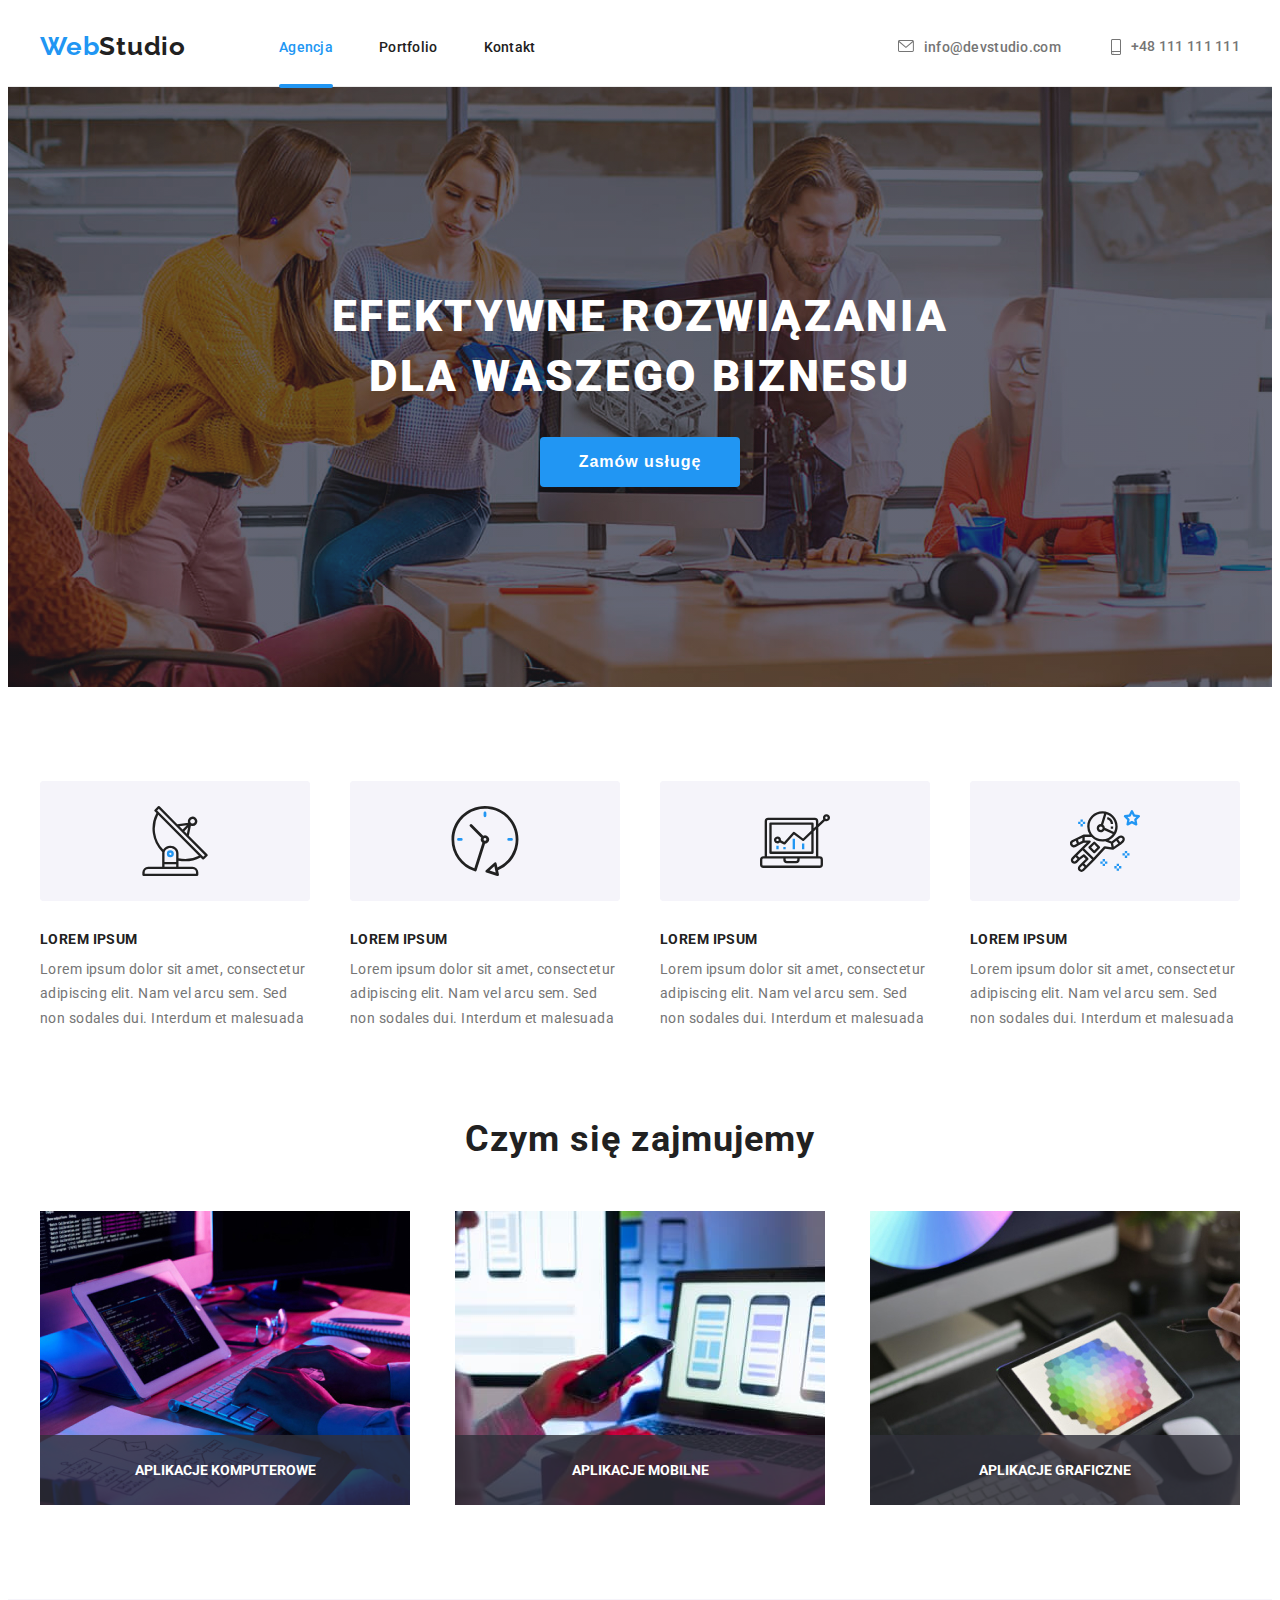
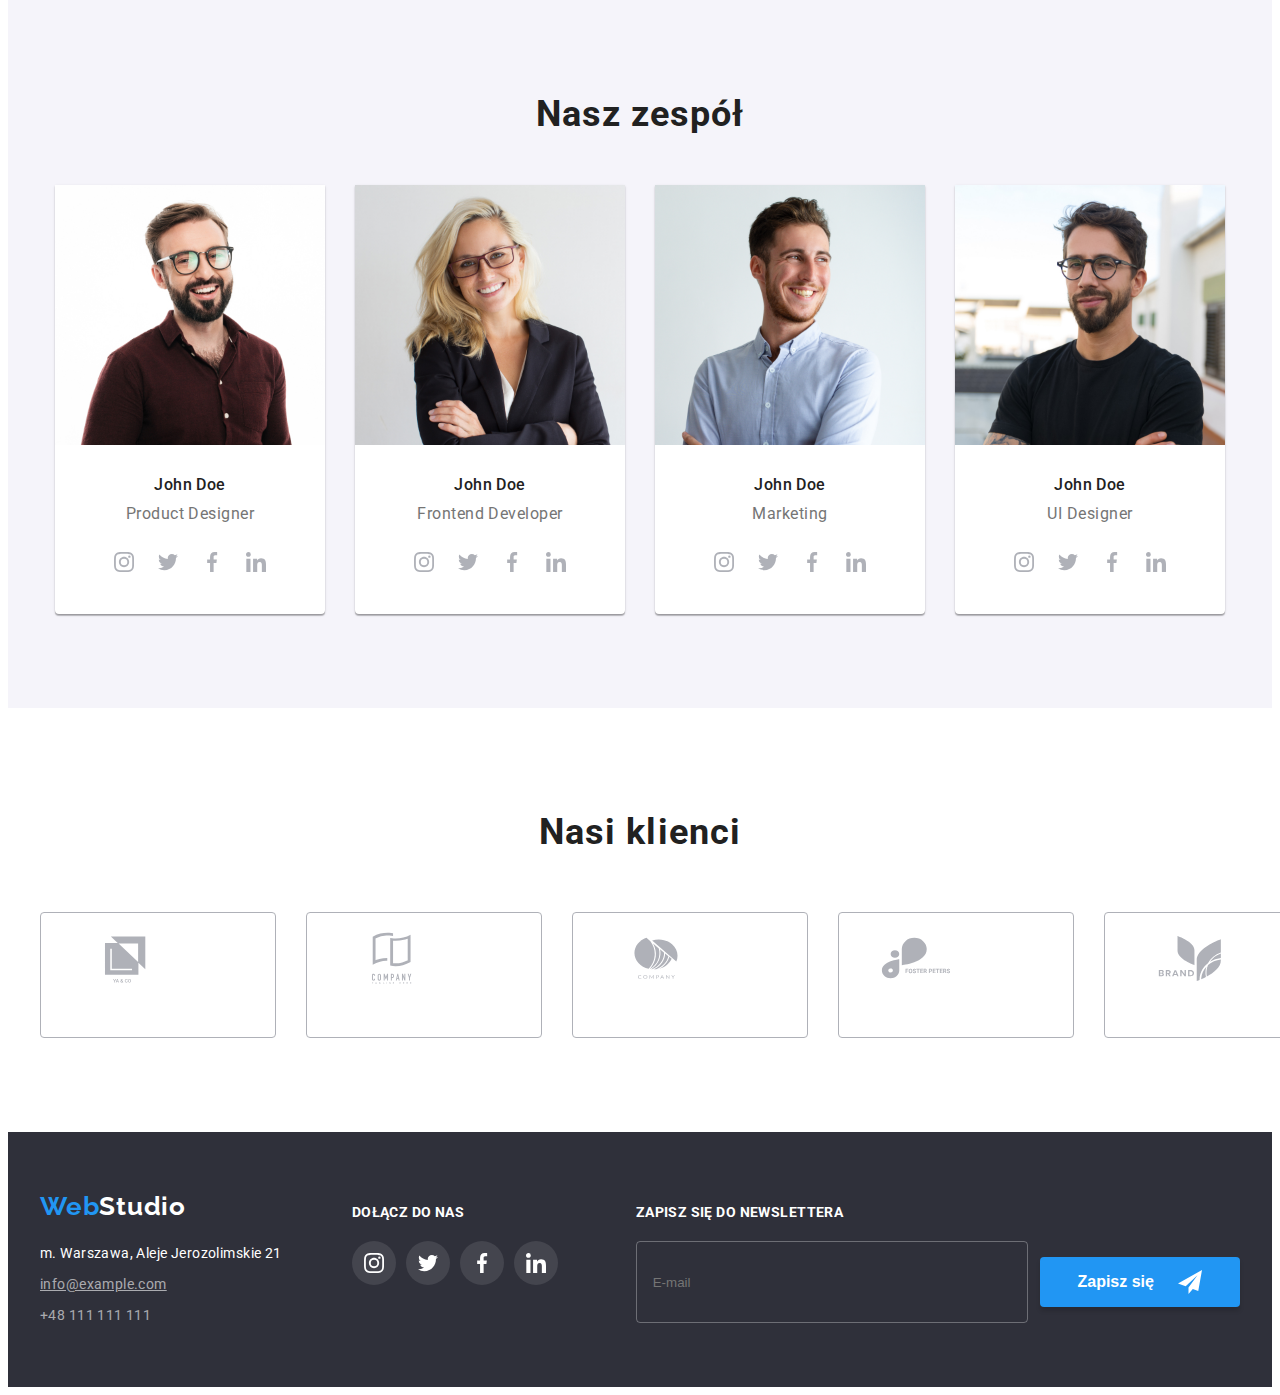
<file: index.html>
<!DOCTYPE html>
<html lang="pl">
  <head>
    <meta charset="UTF-8" />
    <meta http-equiv="X-UA-Compatible" content="IE=edge" />
    <meta name="viewport" content="width=device-width, initial-scale=1.0" />
    <title>Studio</title>

    <!-- End Google fonts links -->
    <link rel="preconnect" href="https://fonts.googleapis.com" />
    <link rel="preconnect" href="https://fonts.gstatic.com" crossorigin />
    <link
      href="https://fonts.googleapis.com/css2?family=Raleway:wght@700&family=Roboto:wght@400;500;700;900&display=swap"
      rel="stylesheet"
    />
    <!--End Google fonts links -->
    <link
      rel="stylesheet"
      href="https://cdnjs.cloudflare.com/ajax/libs/modern-normalize/1.1.0/modern-normalize.min.css"
      integrity="sha512-wpPYUAdjBVSE4KJnH1VR1HeZfpl1ub8YT/NKx4PuQ5NmX2tKuGu6U/JRp5y+Y8XG2tV+wKQpNHVUX03MfMFn9Q=="
      crossorigin="anonymous"
      referrerpolicy="no-referrer"
    />
    <link rel="stylesheet" href="./css/styles.css" />
  </head>

  <!-- HEADER  -->
  <body>
    <header class="top-section">
      <div class="nav-container container">
        <!-- NAVIGATION-->
        <nav class="nav">
          <a class="logo" href="./index.html">Web<span class="logo-black">Studio</span></a>
          <ul class="nav-list">
            <li>
              <a class="is-active" href="#">Agencja</a>
            </li>
            <li><a href="./portfolio.html">Portfolio</a></li>
            <li>
              <a href="#">Kontakt</a>
            </li>
          </ul>
        </nav>

        <div class="link-contacts">
          <a href="mailto:info@devstudio.com">
            <svg class="contact-icon" width="16" height="12">
              <use href="./images/icons.svg#icon-envelope"></use></svg
            >info@devstudio.com</a
          >
          <a href="tel:+48111111111">
            <svg class="contact-icon" width="10" height="16">
              <use href="./images/icons.svg#icon-smartphone"></use>
            </svg>
            +48 111 111 111
          </a>
        </div>
      </div>
    </header>

    <!-- MAINE BUTTON -->
    <main>
      <section class="order section">
        <div class="container">
          <h1>Efektywne rozwiązania dla waszego biznesu</h1>
          <button type="button" data-modal-open>Zamów usługę</button>
        </div>
      </section>

      <!-- LOREM  -->
      <section class="section articles-bg">
        <div class="container">
          <ul class="articles list">
            <li>
              <div class="articles-icon">
                <svg width="70" height="70">
                  <use href="./images/icons.svg#icon-antenna"></use>
                </svg>
              </div>
              <h3>Lorem ipsum</h3>
              <p>
                Lorem ipsum dolor sit amet, consectetur adipiscing elit. Nam vel arcu sem. Sed non
                sodales dui. Interdum et malesuada
              </p>
            </li>
            <li>
              <div class="articles-icon">
                <svg width="70" height="70">
                  <use href="./images/icons.svg#icon-clock"></use>
                </svg>
              </div>
              <h3>Lorem ipsum</h3>
              <p>
                Lorem ipsum dolor sit amet, consectetur adipiscing elit. Nam vel arcu sem. Sed non
                sodales dui. Interdum et malesuada
              </p>
            </li>
            <li>
              <div class="articles-icon">
                <svg width="70" height="70">
                  <use href="./images/icons.svg#icon-diagram"></use>
                </svg>
              </div>
              <h3>Lorem ipsum</h3>
              <p>
                Lorem ipsum dolor sit amet, consectetur adipiscing elit. Nam vel arcu sem. Sed non
                sodales dui. Interdum et malesuada
              </p>
            </li>
            <li>
              <div class="articles-icon">
                <svg width="70" height="70">
                  <use href="./images/icons.svg#icon-astronaut"></use>
                </svg>
              </div>
              <h3>Lorem ipsum</h3>
              <p>
                Lorem ipsum dolor sit amet, consectetur adipiscing elit. Nam vel arcu sem. Sed non
                sodales dui. Interdum et malesuada
              </p>
            </li>
          </ul>
        </div>
      </section>

      <!-- IMAGES PORFFESSION -->
      <section class="section profession">
        <div class="profession-image container">
          <h2 class="about-us">Czym się zajmujemy</h2>
          <ul class="profession-list">
            <li>
              <img src="./images/profession/tech-1.jpg" width="370" height="294" alt="Typing" />
              <p class="profession-description">Aplikacje komputerowe</p>
            </li>
            <li>
              <img
                src="./images/profession/tech-2.jpg"
                width="370"
                height="294"
                alt="working on a phone and computer"
              />
              <p class="profession-description">Aplikacje mobilne</p>
            </li>
            <li>
              <img
                src="./images/profession/tech-3.jpg"
                width="370"
                height="294"
                alt="working on a laptop "
              />
              <p class="profession-description">Aplikacje graficzne</p>
            </li>
          </ul>
        </div>
      </section>

      <!-- OUR TEAM  -->
      <section class="section bg-team">
        <div class="container">
          <h2 class="our-team">Nasz zespół</h2>
          <ul class="team">
            <li>
              <figure class="our-team-figure">
                <img
                  src="./images/team/john-doe1.jpg"
                  width="270"
                  height="260"
                  alt="John Doe Product Designer"
                />
                <figcaption>
                  <h3 class="john-doe">John Doe</h3>
                  <p class="position">Product Designer</p>
                  <div class="position-icons">
                    <a href="#">
                      <svg width="20" height="20">
                        <use href="images/icons.svg#icon-instagram"></use></svg
                    ></a>
                    <a href="#">
                      <svg width="20" height="20">
                        <use href="images/icons.svg#icon-twitter"></use></svg
                    ></a>
                    <a href="#">
                      <svg width="20" height="20">
                        <use href="images/icons.svg#icon-facebook"></use></svg
                    ></a>
                    <a href="#">
                      <svg width="20" height="20">
                        <use href="images/icons.svg#icon-linkedin"></use></svg
                    ></a>
                  </div>
                </figcaption>
              </figure>
            </li>
            <li>
              <figure class="our-team-figure">
                <img
                  src="./images/team/john-doe2.jpg"
                  width="270"
                  height="260"
                  alt="John Doe Frontend Developer"
                />
                <figcaption>
                  <h3 class="john-doe">John Doe</h3>
                  <p class="position">Frontend Developer</p>
                  <div class="position-icons">
                    <a href="#">
                      <svg width="20" height="20">
                        <use href="images/icons.svg#icon-instagram"></use></svg
                    ></a>
                    <a href="#">
                      <svg width="20" height="20">
                        <use href="images/icons.svg#icon-twitter"></use></svg
                    ></a>
                    <a href="#">
                      <svg width="20" height="20">
                        <use href="images/icons.svg#icon-facebook"></use></svg
                    ></a>
                    <a href="#">
                      <svg width="20" height="20">
                        <use href="images/icons.svg#icon-linkedin"></use></svg
                    ></a>
                  </div>
                </figcaption>
              </figure>
            </li>
            <li>
              <figure class="our-team-figure">
                <img
                  src="./images/team/john-doe3.jpg"
                  width="270"
                  height="260"
                  alt="John Doe Marketing"
                />
                <figcaption>
                  <h3 class="john-doe">John Doe</h3>
                  <p class="position">Marketing</p>
                  <div class="position-icons">
                    <a href="#">
                      <svg width="20" height="20">
                        <use href="images/icons.svg#icon-instagram"></use></svg
                    ></a>
                    <a href="#">
                      <svg width="20" height="20">
                        <use href="images/icons.svg#icon-twitter"></use></svg
                    ></a>
                    <a href="#">
                      <svg width="20" height="20">
                        <use href="images/icons.svg#icon-facebook"></use></svg
                    ></a>
                    <a href="#">
                      <svg width="20" height="20">
                        <use href="images/icons.svg#icon-linkedin"></use></svg
                    ></a>
                  </div>
                </figcaption>
              </figure>
            </li>
            <li>
              <figure class="our-team-figure">
                <img
                  src="./images/team/john-doe4.jpg"
                  width="270"
                  height="260"
                  alt="John Doe UI Designer"
                />
                <figcaption>
                  <h3 class="john-doe">John Doe</h3>
                  <p class="position">UI Designer</p>
                  <div class="position-icons">
                    <a href="#">
                      <svg width="20" height="20">
                        <use href="images/icons.svg#icon-instagram"></use></svg
                    ></a>
                    <a href="#">
                      <svg width="20" height="20">
                        <use href="images/icons.svg#icon-twitter"></use></svg
                    ></a>
                    <a href="#">
                      <svg width="20" height="20">
                        <use href="images/icons.svg#icon-facebook"></use></svg
                    ></a>
                    <a href="#">
                      <svg width="20" height="20">
                        <use href="images/icons.svg#icon-linkedin"></use></svg
                    ></a>
                  </div>
                </figcaption>
              </figure>
            </li>
          </ul>
        </div>
      </section>

      <!-- OUR CLIENTS -->
      <section class="section clients">
        <div class="container">
          <h2>Nasi klienci</h2>
          <ul class="clients-list">
            <li>
              <a href="#">
                <svg class="clients-icon" width="106" height="60">
                  <use href="images/icons.svg#icon-client-1"></use></svg
              ></a>
            </li>
            <li>
              <a href="#">
                <svg class="clients-icon" width="106" height="60">
                  <use href="images/icons.svg#icon-client-2"></use></svg
              ></a>
            </li>
            <li>
              <a href="#">
                <svg class="clients-icon" width="106" height="60">
                  <use href="images/icons.svg#icon-client-3"></use></svg
              ></a>
            </li>
            <li>
              <a href="#">
                <svg class="clients-icon" width="106" height="60">
                  <use href="images/icons.svg#icon-client-4"></use></svg
              ></a>
            </li>
            <li>
              <a href="#">
                <svg class="clients-icon" width="106" height="60">
                  <use href="images/icons.svg#icon-client-5"></use></svg
              ></a>
            </li>
            <li>
              <a href="#">
                <svg class="clients-icon" width="106" height="60">
                  <use href="images/icons.svg#icon-client-6"></use></svg
              ></a>
            </li>
          </ul>
        </div>
      </section>
    </main>

    <!-- FOOTTER -->
    <footer class="end-section">
      <div class="container end-section-flex">
        <div>
          <a class="logo" href="./index.html"> Web<span class="logo-white">Studio</span></a>
          <address class="our-address">
            <ul>
              <li>
                <span class="address">m. Warszawa, Aleje Jerozolimskie 21</span>
              </li>
              <li>
                <a class="contact-mail" href="mailto:info@devstudio.com">info@example.com</a>
              </li>
              <li>
                <a class="contact-tel" href="tel:+48111111111">+48 111 111 111</a>
              </li>
            </ul>
          </address>
        </div>

        <div class="join-us">
          <p>Dołącz do nas</p>
          <ul class="join-us-list">
            <li>
              <a href="#"
                ><svg class="join-us-icons" width="20" height="20">
                  <use href="images/icons.svg#icon-instagram"></use></svg
              ></a>
            </li>
            <li>
              <a href="#"
                ><svg width="20" height="20">
                  <use href="images/icons.svg#icon-twitter"></use></svg
              ></a>
            </li>
            <li>
              <a href="#"
                ><svg width="20" height="20">
                  <use href="images/icons.svg#icon-facebook"></use></svg
              ></a>
            </li>
            <li>
              <a href="#"
                ><svg width="20" height="20">
                  <use href="images/icons.svg#icon-linkedin"></use></svg
              ></a>
            </li>
          </ul>
        </div>

        <!-- NEWSLETTER -->
        <div class="newsletter">
          <p>Zapisz się do newslettera</p>
          <form name="newsletter-form" class="newsletter-form">
            <label
              ><input
                type="email"
                name="newsletter-email"
                class="newsletter-input"
                placeholder="E-mail"
            /></label>
            <button type="submit" class="newsletter-btn">
              <span>Zapisz się</span>
              <svg class="icon-newsletter" width="24" height="24">
                <use href="images/icons.svg#icon-icon-send"></use>
              </svg>
            </button>
          </form>
        </div>
      </div>
    </footer>

    <!-- MODAL WINDOW -->
    <div class="backdrop is-hidden" data-modal>
      <div class="modal">
        <button class="close-btn" data-modal-close>
          <svg width="11" height="11">
            <use href="images/icons.svg#icon-vector-close"></use>
          </svg>
        </button>
        <p class="modal-title">Zostaw swoje dane w formularzu poniżej</p>
        <form>
          <label class="modal-label">
            Imię
            <input type="text" name="contact-name" class="modal-input" />
            <svg class="modal-icon" width="12" height="12">
              <use href="images/icons.svg#icon-vector-name"></use>
            </svg>
          </label>
          <label class="modal-label">
            Telefon
            <input type="tel" name="contact-phone" class="modal-input" />
            <svg class="modal-icon" width="13" height="13">
              <use href="images/icons.svg#icon-vector-tel"></use>
            </svg>
          </label>
          <label class="modal-label">
            Email
            <input type="email" name="contact-email" class="modal-input" />
            <svg class="modal-icon" width="15" height="12">
              <use href="images/icons.svg#icon-vector-mail"></use>
            </svg>
          </label>
          <label class="modal-label"
            >Komentarz
            <textarea
              name="contact-comment"
              placeholder="Wprowadź tekst"
              class="modal-input modal-textarea"
            ></textarea>
          </label>
          <label class="modal-checkbox">
            <input
              class="hidden-checkbox"
              type="checkbox"
              name="accept-rules"
              value="accept-rules"
            />
            <div class="custom-checkbox" tabindex="0">
              <svg class="custom-checkbox-img" width="16" height="15">
                <use href="images/icons.svg#icon-icon-check"></use>
              </svg>
            </div>
      
            Oświadczam iż akceptuję <a href="#">Regulamin</a> i
            <a href="#">Politykę Prywatności.</a>
          </label>
          <button type="submit" class="modal-btn">Wyślij</button>
        </form>
      </div>
    </div>
    <script src="./js/modal.js"></script>
  </body>
</html>
</file>
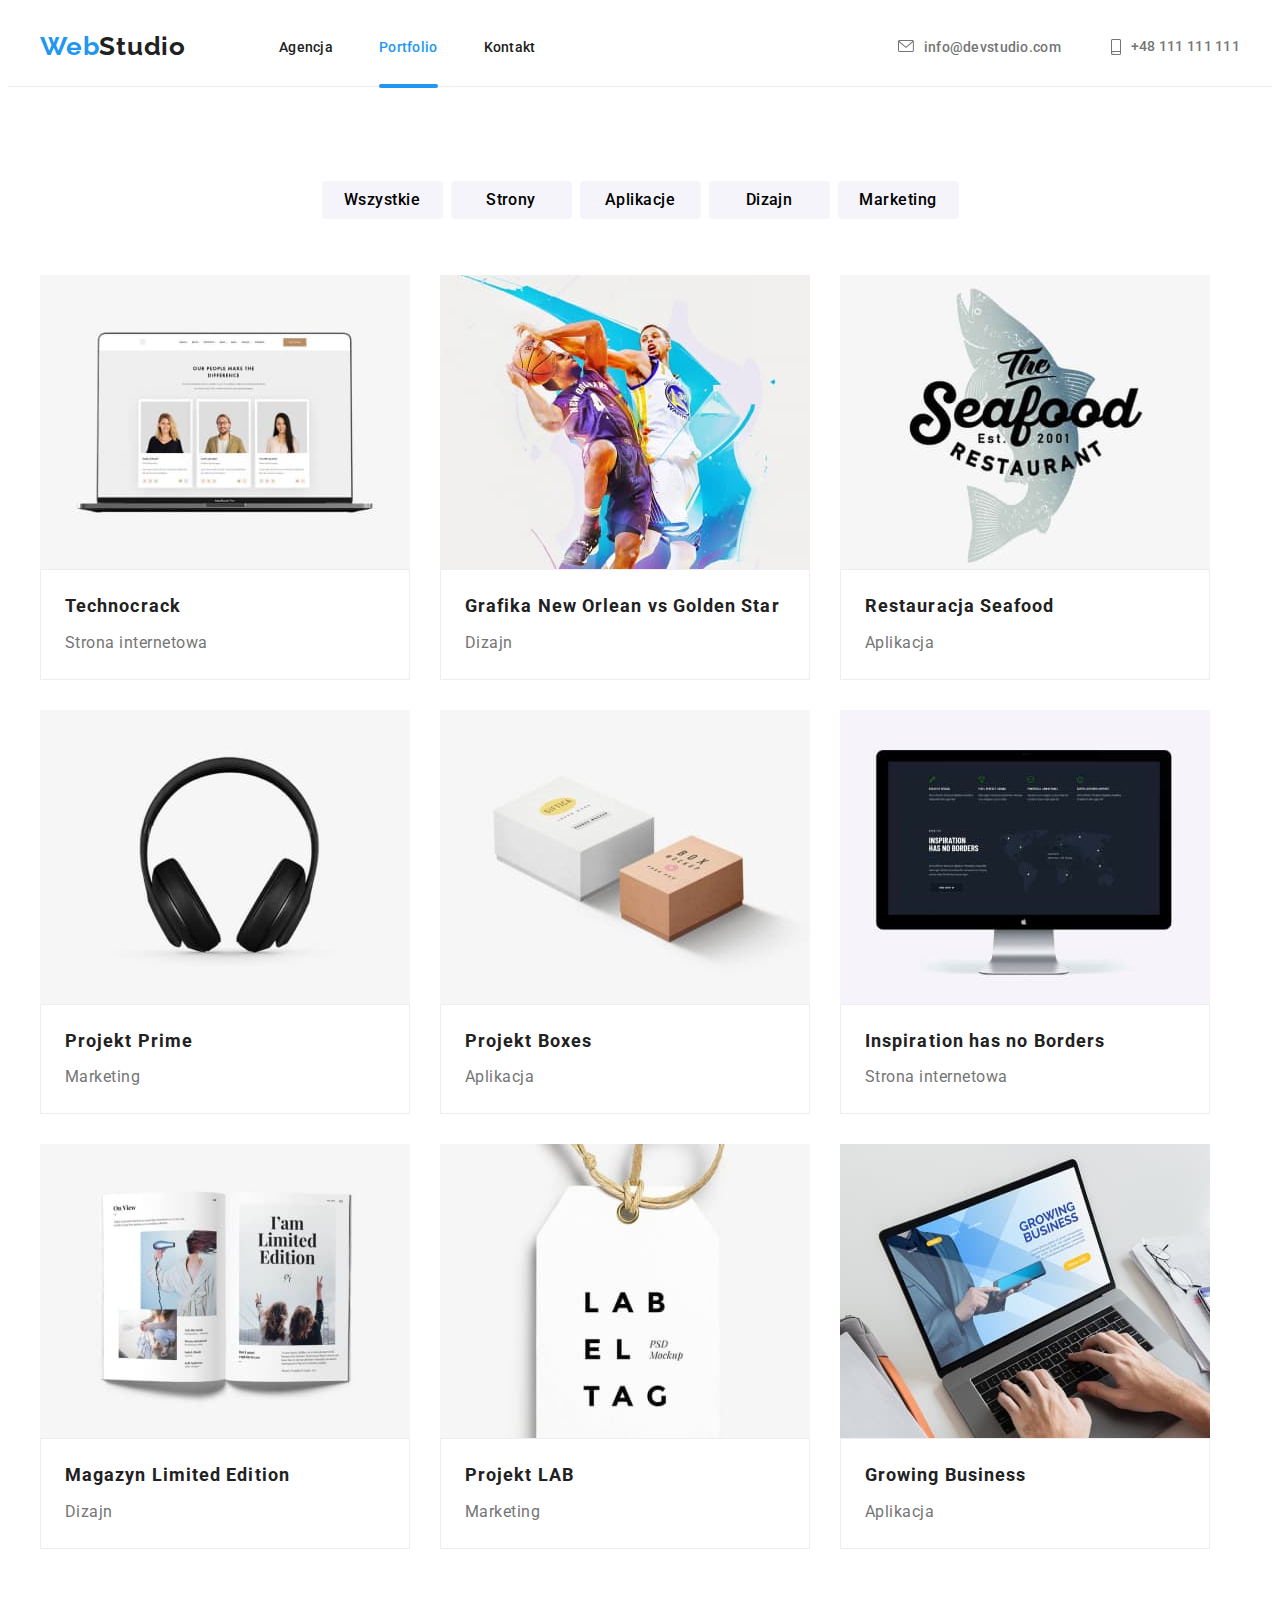
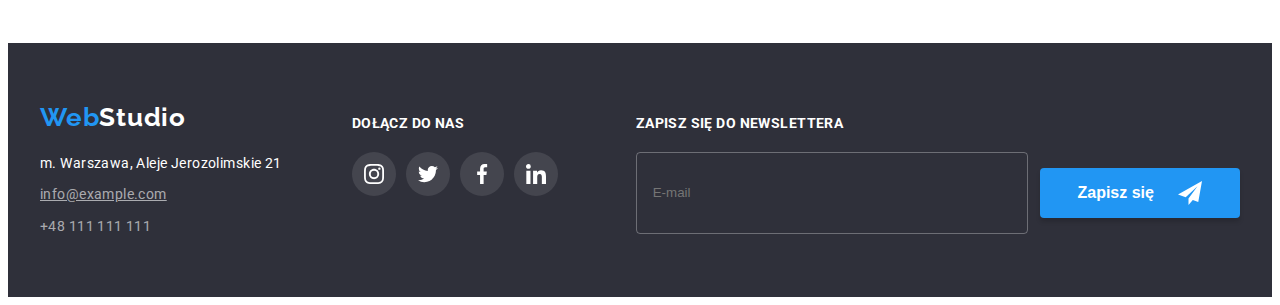
<file: portfolio.html>
<!DOCTYPE html>
<html lang="pl">
  <head>
    <meta charset="UTF-8" />
    <meta http-equiv="X-UA-Compatible" content="IE=edge" />
    <meta name="viewport" content="width=device-width, initial-scale=1.0" />
    <title>Portfolio</title>

    <!--Google fonts links -->
    <link rel="preconnect" href="https://fonts.googleapis.com" />
    <link rel="preconnect" href="https://fonts.gstatic.com" crossorigin />
    <link
      href="https://fonts.googleapis.com/css2?family=Raleway:wght@700&family=Roboto:wght@400;500;700;900&display=swap"
      rel="stylesheet"
    />
    <!--End Google fonts links -->
    <link
      rel="stylesheet"
      href="https://cdnjs.cloudflare.com/ajax/libs/modern-normalize/1.1.0/modern-normalize.min.css"
      integrity="sha512-wpPYUAdjBVSE4KJnH1VR1HeZfpl1ub8YT/NKx4PuQ5NmX2tKuGu6U/JRp5y+Y8XG2tV+wKQpNHVUX03MfMFn9Q=="
      crossorigin="anonymous"
      referrerpolicy="no-referrer"
    />
    <link rel="stylesheet" href="./css/styles.css" />
  </head>

  <!-- HEADER -->
  <body class="portfolio-bg">
    <header class="top-section">
      <div class="nav-container container">
        <!-- NAVIGATION-->
        <nav class="nav">
          <a class="logo" href="./index.html">Web<span class="logo-black">Studio</span></a>
          <ul class="nav-list">
            <li>
              <a class="none-active" href="#">Agencja</a>
            </li>
            <li><a class="is-active" href="./portfolio.html">Portfolio</a></li>
            <li>
              <a class="none-active" href="#">Kontakt</a>
            </li>
          </ul>
        </nav>

        <div class="link-contacts">
          <a href="mailto:info@devstudio.com">
            <svg class="contact-icon" width="16" height="12">
              <use href="./images/icons.svg#icon-envelope"></use></svg
            >info@devstudio.com</a
          >
          <a href="tel:+48111111111">
            <svg class="contact-icon" width="10" height="16">
              <use href="./images/icons.svg#icon-smartphone"></use>
            </svg>
            +48 111 111 111
          </a>
        </div>
      </div>
    </header>

    <!-- BUTTONS LIST-->
    <main>
      <section class="section">
        <div class="container">
          <ul class="buttons list">
            <li>
              <button class="buttons-text" type="button">Wszystkie</button>
            </li>
            <li><button class="buttons-text" type="button">Strony</button></li>
            <li>
              <button class="buttons-text" type="button">Aplikacje</button>
            </li>
            <li><button class="buttons-text" type="button">Dizajn</button></li>
            <li>
              <button class="buttons-text" type="button">Marketing</button>
            </li>
          </ul>

          <!-- PROJECTS -->
          <ul class="projects">
            <li>
              <figure>
                <div class="project-photo">
                  <img
                    src="./images/portfolio/img1.jpg"
                    width="370"
                    height="294"
                    alt="open laptop"
                  />
                  <div class="projects-description">
                    <p>
                      Technocrack jest popularną platformą wykorzystywaną do rozpowszechniania
                      koronawirusa. Firmy wykorzystują tę platformę do celów szpiegowskich i ataków
                      na niezabezpieczone serwery konkurencji
                    </p>
                  </div>
                </div>
                <figcaption class="project-subtitles">
                  <h3 class="project-name">Technocrack</h3>
                  <p class="project-type">Strona internetowa</p>
                </figcaption>
              </figure>
            </li>
            <li>
              <figure>
                <div class="project-photo">
                  <img
                    src="./images/portfolio/img2.jpg"
                    width="370"
                    height="294"
                    alt="basketball graphics"
                  />
                  <div class="projects-description">
                    <p>
                      Lorem ipsum, dolor sit amet consectetur adipisicing elit. Ipsam iusto
                      repudiandae mollitia quas quibusdam aspernatur eos asperiores facere quae at
                      obcaecati non veniam voluptates fugiat minima, cum natus laboriosam animi?
                    </p>
                  </div>
                </div>
                <figcaption class="project-subtitles">
                  <h3 class="project-name">Grafika New Orlean vs Golden Star</h3>
                  <p class="project-type">Dizajn</p>
                </figcaption>
              </figure>
            </li>
            <li>
              <figure>
                <div class="project-photo">
                  <img
                    src="./images/portfolio/img3.jpg"
                    width="370"
                    height="294"
                    alt="Logo of restaurant"
                  />
                  <div class="projects-description">
                    <p>
                      Lorem ipsum, dolor sit amet consectetur adipisicing elit. Ipsam iusto
                      repudiandae mollitia quas quibusdam aspernatur eos asperiores facere quae at
                      obcaecati non veniam voluptates fugiat minima, cum natus laboriosam animi?
                    </p>
                  </div>
                </div>
                <figcaption class="project-subtitles">
                  <h3 class="project-name">Restauracja Seafood</h3>
                  <p class="project-type">Aplikacja</p>
                </figcaption>
              </figure>
            </li>
            <li>
              <figure>
                <div class="project-photo">
                  <img
                    src="./images/portfolio/img4.jpg"
                    width="370"
                    height="294"
                    alt="headphones"
                  />
                  <div class="projects-description">
                    <p>
                      Lorem ipsum, dolor sit amet consectetur adipisicing elit. Ipsam iusto
                      repudiandae mollitia quas quibusdam aspernatur eos asperiores facere quae at
                      obcaecati non veniam voluptates fugiat minima, cum natus laboriosam animi?
                    </p>
                  </div>
                </div>
                <figcaption class="project-subtitles">
                  <h3 class="project-name">Projekt Prime</h3>
                  <p class="project-type">Marketing</p>
                </figcaption>
              </figure>
            </li>
            <li>
              <figure>
                <div class="project-photo">
                  <img src="./images/portfolio/img5.jpg" width="370" height="294" alt="two boxes" />
                  <div class="projects-description">
                    <p>
                      Lorem ipsum, dolor sit amet consectetur adipisicing elit. Ipsam iusto
                      repudiandae mollitia quas quibusdam aspernatur eos asperiores facere quae at
                      obcaecati non veniam voluptates fugiat minima, cum natus laboriosam animi?
                    </p>
                  </div>
                </div>
                <figcaption class="project-subtitles">
                  <h3 class="project-name">Projekt Boxes</h3>
                  <p class="project-type">Aplikacja</p>
                </figcaption>
              </figure>
            </li>
            <li>
              <figure>
                <div class="project-photo">
                  <img src="./images/portfolio/img6.jpg" width="370" height="294" alt="monitor" />
                  <div class="projects-description">
                    <p>
                      Lorem ipsum, dolor sit amet consectetur adipisicing elit. Ipsam iusto
                      repudiandae mollitia quas quibusdam aspernatur eos asperiores facere quae at
                      obcaecati non veniam voluptates fugiat minima, cum natus laboriosam animi?
                    </p>
                  </div>
                </div>
                <figcaption class="project-subtitles">
                  <h3 class="project-name">Inspiration has no Borders</h3>
                  <p class="project-type">Strona internetowa</p>
                </figcaption>
              </figure>
            </li>
            <li>
              <figure>
                <div class="project-photo">
                  <img src="./images/portfolio/img7.jpg" width="370" height="294" alt="magazyn" />
                  <div class="projects-description">
                    <p>
                      Lorem ipsum, dolor sit amet consectetur adipisicing elit. Ipsam iusto
                      repudiandae mollitia quas quibusdam aspernatur eos asperiores facere quae at
                      obcaecati non veniam voluptates fugiat minima, cum natus laboriosam animi?
                    </p>
                  </div>
                </div>
                <figcaption class="project-subtitles">
                  <h3 class="project-name">Magazyn Limited Edition</h3>
                  <p class="project-type">Dizajn</p>
                </figcaption>
              </figure>
            </li>
            <li>
              <figure>
                <div class="project-photo">
                  <img src="./images/portfolio/img8.jpg" width="370" height="294" alt="tag" />
                  <div class="projects-description">
                    <p>
                      Lorem ipsum, dolor sit amet consectetur adipisicing elit. Ipsam iusto
                      repudiandae mollitia quas quibusdam aspernatur eos asperiores facere quae at
                      obcaecati non veniam voluptates fugiat minima, cum natus laboriosam animi?
                    </p>
                  </div>
                </div>
                <figcaption class="project-subtitles">
                  <h3 class="project-name">Projekt LAB</h3>
                  <p class="project-type">Marketing</p>
                </figcaption>
              </figure>
            </li>
            <li>
              <figure>
                <div class="project-photo">
                  <img src="./images/portfolio/img9.jpg" width="370" height="294" alt="web pages" />
                  <div class="projects-description">
                    <p>
                      Lorem ipsum, dolor sit amet consectetur adipisicing elit. Ipsam iusto
                      repudiandae mollitia quas quibusdam aspernatur eos asperiores facere quae at
                      obcaecati non veniam voluptates fugiat minima, cum natus laboriosam animi?
                    </p>
                  </div>
                </div>
                <figcaption class="project-subtitles">
                  <h3 class="project-name">Growing Business</h3>
                  <p class="project-type">Aplikacja</p>
                </figcaption>
              </figure>
            </li>
          </ul>
        </div>
      </section>
    </main>

    <!-- FOOTTER  -->
    <footer class="end-section">
      <div class="container end-section-flex">
        <div>
          <a class="logo" href="./index.html"> Web<span class="logo-white">Studio</span></a>
          <address class="our-address">
            <ul>
              <li>
                <span class="address">m. Warszawa, Aleje Jerozolimskie 21</span>
              </li>
              <li>
                <a class="contact-mail" href="mailto:info@devstudio.com">info@example.com</a>
              </li>
              <li>
                <a class="contact-tel" href="tel:+48111111111">+48 111 111 111</a>
              </li>
            </ul>
          </address>
        </div>

        <!-- JOIN-US -->
        <div class="join-us">
          <p>Dołącz do nas</p>
          <ul class="join-us-list">
            <li>
              <a href="#"
                ><svg width="20" height="20">
                  <use href="images/icons.svg#icon-instagram"></use></svg
              ></a>
            </li>
            <li>
              <a href="#"
                ><svg width="20" height="20">
                  <use href="images/icons.svg#icon-twitter"></use></svg
              ></a>
            </li>
            <li>
              <a href="#"
                ><svg width="20" height="20">
                  <use href="images/icons.svg#icon-facebook"></use></svg
              ></a>
            </li>
            <li>
              <a href="#"
                ><svg width="20" height="20">
                  <use href="images/icons.svg#icon-linkedin"></use></svg
              ></a>
            </li>
          </ul>
        </div>

        <!-- NEWSLETTER -->
        <div class="newsletter">
          <p>Zapisz się do newslettera</p>
          <form name="newsletter-form" class="newsletter-form">
            <label
              ><input
                type="email"
                name="newsletter-email"
                class="newsletter-input"
                placeholder="E-mail"
            /></label>
            <button type="submit" class="newsletter-btn">
              <span>Zapisz się</span>
              <svg class="icon-newsletter" width="24" height="24">
                <use href="images/icons.svg#icon-icon-send"></use>
              </svg>
            </button>
          </form>
        </div>
      </div>
    </footer>
  </body>
</html>
</file>
<file: css/styles.css>
:root {
  --brand-color-white: #ffffff;
  --brand-color-gray: #e5e5e5;
  --brand-color-black2: rgba(33, 33, 33, 1);
  --brand-color-blue: #2196f3;
  --brand-color-gray2: #757575;
  --brand-color-dark: #2f303a;
  --brand-color-black: #212121;
}

ul,
h1,
h2,
h3,
h4,
p {
  margin: 0;
  padding: 0;
}

ul {
  list-style: none;
}

svg {
  vertical-align: middle;
}

img {
  vertical-align: middle;
}

body {
  color: var(--brand-color-black2);
  background-color: var(--brand-color-white);
  font-family: 'Roboto', sans-serif;
}

.section {
  padding: 94px 0;
}

.container {
  width: 1200px;
  margin: 0px auto;
  padding: 0 15px;
}

/* LOGO */

.logo {
  font-size: 26px;
  color: var(--brand-color-blue);
  font-family: 'Raleway', sans-serif;
  line-height: 1.131;
  letter-spacing: 0.03em;
  text-decoration: none;
  font-style: normal;
  font-weight: 700;
}

.logo-black {
  color: var(--brand-color-black);
}

/* HEADER */

.top-section {
  background-color: var(--brand-color-white);
  padding: 24px 0px 25px;
  border-bottom: 1px solid #ececec;
}

.nav-container {
  display: flex;
  justify-content: space-between;
  align-items: center;
}

.nav {
  display: flex;
  align-items: center;
  gap: 93px;
}

.nav-list {
  display: flex;
  gap: 46px;
}

.nav-list a {
  font-style: normal;
  font-weight: 500;
  font-size: 14px;
  line-height: 1.14;
  letter-spacing: 0.02em;
  text-decoration: none;
  position: relative;
  transition: color 250ms cubic-bezier(0.4, 0, 0.2, 1);
  color: var(--brand-color-black2);
}

.nav-list a:hover,
.nav-list a:focus {
  color: var(--brand-color-blue);
}

.nav-list a:hover::after,
.nav-list a:focus::after {
  content: '';
  position: absolute;
  display: block;
  top: 45px;
  width: 100%;
  height: 4px;
  background-color: var(--brand-color-blue);
  border-radius: 2px;
}

.nav-list .is-active {
  color: var(--brand-color-blue);
}

.is-active::after {
  content: '';
  position: absolute;
  display: block;
  top: 45px;
  width: 100%;
  height: 4px;
  background-color: var(--brand-color-blue);
  border-radius: 2px;
}

.link-contacts {
  display: flex;
  gap: 50px;
  align-items: center;
}

.link-contacts a {
  font-size: 14px;
  color: var(--brand-color-gray2);
  font-style: normal;
  font-weight: 500;
  line-height: 1;
  letter-spacing: 0.02em;
  text-decoration-line: none;
  display: flex;
  transition: color 250ms cubic-bezier(0.4, 0, 0.2, 1);
}

.link-contacts a:hover,
.link-contacts a:focus {
  color: var(--brand-color-blue);
  fill: var(--brand-color-blue);
}

.contact-icon {
  fill: currentColor;
  padding: 0;
  margin-right: 10px;
  transition: fill 250ms cubic-bezier(0.4, 0, 0.2, 1);
}

/* MAINE BUTTON */
.order {
  background-color: var(--brand-color-dark);
  background-image: linear-gradient(rgba(47, 48, 58, 0.4), rgba(47, 48, 58, 0.4)),
    url(../images/main-foto/main-foto.jpg);
  text-align: center;
  background-size: auto;
  background-position: center;
  background-repeat: no-repeat;
  background-position: center;
}

.order > .container {
  display: flex;
  flex-direction: column;
  align-items: center;
  justify-content: center;
  gap: 30px;
}

.order h1 {
  font-weight: 900;
  font-size: 44px;
  line-height: 1.3636;
  text-align: center;
  letter-spacing: 0.06em;
  text-transform: uppercase;
  color: var(--brand-color-white);
  margin: 106px 252px 0;
}

.order button {
  margin-bottom: 106px;
  width: 200px;
  height: 50px;
  font-weight: 700;
  font-size: 16px;
  line-height: 1.875;
  letter-spacing: 0.06em;
  cursor: pointer;
  border: none;
  border-radius: 4px;
  box-shadow: 0px 4px 4px rgba(0, 0, 0, 0.15);
  background: var(--brand-color-blue);
  color: var(--brand-color-white);
  transition: background-color 250ms cubic-bezier(0.4, 0, 0.2, 1);
}

.order button:hover,
.order button:focus {
  background-color: var(--brand-color-blue);
  color: var(--brand-color-white);
}

/* LOREM  */
.articles h3 {
  font-weight: 700;
  font-size: 14px;
  line-height: 1.143;
  letter-spacing: 0.03em;
  text-transform: uppercase;
  list-style-type: none;
  margin-bottom: 10px;
}

.articles li {
  width: 270px;
  height: 120px;
  background: #f5f4fa;
  border-radius: 4px;
  margin-bottom: 30px;
  display: inline-block;
}

.articles-icon {
  background-color: #f5f4fa;
  border-radius: 4px;
  padding: 25px 100px;
  display: flex;
  justify-content: center;
  align-items: center;
  margin-bottom: 30px;
}

.articles p {
  font-size: 14px;
  line-height: 1.72;
  letter-spacing: 0.03em;
  color: var(--brand-color-gray2);
  list-style-type: none;
}

.articles {
  display: flex;
  justify-content: space-between;
  padding: 0px;
  gap: 30px;
}

/* IMAGES PORFFESSION */
.profession {
  margin-top: -94px;
}

.profession-list {
  display: flex;
  justify-content: space-between;
  position: relative;
}

.about-us {
  font-weight: 700;
  font-size: 36px;
  line-height: 1.16;
  text-align: center;
  letter-spacing: 0.03em;
  padding: 0;
  color: #212121;
  margin: 94px 0px 50px;
}

.profession-description {
  background-color: rgba(47, 48, 58, 0.8);
  color: var(--brand-color-white);
  text-transform: uppercase;
  font-size: 14px;
  font-weight: 700;
  padding: 27px 0;
  width: 370px;
  text-align: center;
  position: absolute;
  bottom: 0;
}

/* OUR TEAM  */
.bg-team {
  background-color: #f5f4fa;
}

.our-team {
  font-size: 36px;
  line-height: 1.17;
  letter-spacing: 0.03em;
  text-align: center;
  color: #212121;
  margin-bottom: 50px;
}

.team {
  display: flex;
  text-align: center;
  list-style: none;
  justify-content: space-between;
  justify-content: center;
  gap: 30px;
}

.team li {
  box-shadow: 0px 1px 3px rgba(0, 0, 0, 0.12), 0px 1px 1px rgba(0, 0, 0, 0.14),
    0px 2px 1px rgba(0, 0, 0, 0.2);
  border-radius: 0px 0px 4px 4px;
  background-color: var(--brand-color-white);
}

.our-team-figure {
  margin: 0;
}

.john-doe {
  font-weight: 500;
  font-size: 16px;
  line-height: 1.189;
  text-align: center;
  letter-spacing: 0.03em;
  margin: 30px 0 10px;
}

.position {
  font-weight: 400;
  font-size: 16px;
  line-height: 19px;
  text-align: center;
  letter-spacing: 0.03em;
  margin-bottom: 16px;
  color: var(--brand-color-gray2);
}
.position-icons {
  display: flex;
  justify-content: center;
  margin-bottom: 30px;
}

.position-icons a {
  border: none;
  background-color: var(--brand-color-white);
  border-radius: 50%;
  padding: 12px;
  box-shadow: none;
  fill: #afb1b8;
  transition: fill 500ms cubic-bezier(0.4, 0, 0.2, 1);
}

.position-icons a:hover,
.position-icons a:focus {
  background-color: var(--brand-color-blue);
  fill: var(--brand-color-white);
  outline: none;
}

/* OUR CLIENTS*/
.clients-list {
  display: flex;
  gap: 30px;
}

.clients h2 {
  color: #212121;
  font-size: 36px;
  line-height: 1.67;
  text-align: center;
  letter-spacing: 0.03em;
  font-weight: 700;
  margin-bottom: 50px;
}

.clients a {
  border: 1px solid #afb1b8;
  border-radius: 4px;
  width: 170px;
  height: 92px;
  padding: 16px 32px;
  display: block;
  transition: border 250ms cubic-bezier(0.4, 0, 0.2, 1);
}

.clients-list a:hover,
.clients-list a:focus {
  border: 1px solid var(--brand-color-blue);
  outline: none;
}

.clients-icon {
  fill: #afb1b8;
  transition: fill 250ms cubic-bezier(0.4, 0, 0.2, 1);
}

.clients-list a:hover .clients-icon {
  fill: var(--brand-color-blue);
}
.clients-list a:focus .clients-icon {
  fill: var(--brand-color-blue);
}

/* F0TTER */
.end-section {
  background-color: var(--brand-color-dark);
  padding: 60px 0;
  display: flex;
}

.end-section-flex {
  display: flex;
}

.logo-white {
  color: var(--brand-color-white);
}

.our-address {
  font-style: normal;
  margin-top: 20px;
}

.our-address span {
  font-size: 14px;
  line-height: 1.6;
  letter-spacing: 0.03em;
  color: var(--brand-color-white);
}

.our-address li {
  margin-top: 9px;
}

.address {
  font-style: normal;
}
.contact-mail {
  text-decoration: none;
  font-size: 14px;
  line-height: 1.6;
  letter-spacing: 0.03em;
  color: rgba(255, 255, 255, 0.6);
  text-decoration-line: underline;
}

.contact-tel {
  text-decoration: none;
  font-size: 14px;
  line-height: 1.6;
  letter-spacing: 0.03em;
  color: rgba(255, 255, 255, 0.6);
}
.our-address a {
  transition: color 250ms cubic-bezier(0.4, 0, 0.2, 1);
}

.our-address a:hover,
.our-address a:focus {
  color: var(--brand-color-blue);
}

/* JOIN US */
.join-us {
  margin-left: 70px;
  padding-top: 12px;
}

.join-us p,
.newsletter p {
  font-weight: 700;
  font-size: 14px;
  line-height: 1.21;
  text-transform: uppercase;
  letter-spacing: 0.03em;
  color: var(--brand-color-white);
  margin-bottom: 20px;
}

.join-us-list {
  display: flex;
  justify-content: space-between;
  gap: 10px;
  padding: 0px;
}

.join-us-list li {
  line-height: 0;
}

.join-us-list a {
  padding: 12px;
  fill: var(--brand-color-white);
  background-color: rgba(255, 255, 255, 0.1);
  border-radius: 50%;
  border: none;
  box-shadow: none;
  display: block;
}

.join-us-list a {
  fill: var(--brand-color-white);
  transition: fill 250ms cubic-bezier(0.4, 0, 0.2, 1);
}

.join-us-list a:hover,
.join-us-list a:focus {
  background-color: var(--brand-color-blue);
  fill: white;
  outline: none;
}

/* NEWSLETTER */
.newsletter {
  margin-left: 78px;
  padding-top: 12px;
}

.newsletter-form {
  display: flex;
  justify-content: center;
  align-items: center;
  gap: 12px;
}

.newsletter-input {
  width: 358px;
  height: 50px;
  border: 1px solid rgba(255, 255, 255, 0.3);
  background-color: transparent;
  color: var(--brand-color-white);
  border-radius: 4px;
  padding: 15px 16px;
  transition: border 250ms cubic-bezier(0.4, 0, 0.2, 1);
}

.newsletter-input:hover,
.newsletter-input:focus {
  border: 1px solid var(--brand-color-blue);
  outline: none;
}

.newsletter-btn {
  width: 200px;
  height: 50px;
  font-weight: 700;
  font-size: 16px;
  line-height: 2;
  background-color: var(--brand-color-blue);
  color: var(--brand-color-white);
  box-shadow: 0px 4px 4px rgba(0, 0, 0, 0.15);
  border: none;
  border-radius: 4px;
  padding-top: 10px;
  padding-bottom: 10px;
  display: flex;
  justify-content: center;
  align-items: center;
  gap: 24px;
  cursor: pointer;
}

.newsletter svg {
  fill: var(--brand-color-white);
}

/* ===========PORTFOLIO============= */
.portfolio-bg {
  background-color: var(--brand-color-white);
}

/* BUTTONS LIST */
.buttons {
  display: flex;
  justify-content: center;
  gap: 8px;
  margin-bottom: 50px;
}

.buttons-text {
  font-family: 'Roboto', sans-serif;
  background-color: #f5f4fa;
  font-weight: 500;
  font-size: 16px;
  line-height: 1.62;
  text-align: center;
  letter-spacing: 0.03em;
  border: none;
  cursor: pointer;
  border-radius: 4px;
  height: 38px;
  width: 121px;
  transition: color 250ms cubic-bezier(0.4, 0, 0.2, 1);
}

.buttons-text:hover,
.buttons-text:focus {
  background-color: var(--brand-color-blue);
  color: var(--brand-color-white);
  box-shadow: 0px 3px 1px rgba(0, 0, 0, 0.1), 0px 1px 2px rgba(0, 0, 0, 0.08),
    0px 2px 2px rgba(0, 0, 0, 0.12);
  outline: none;
}

/* PROJECTS */
.projects {
  flex-wrap: wrap;
  display: flex;
  padding: 0;
  gap: 30px;
  margin-top: 56px;
}

.project-subtitles {
  border: 1px solid #eeeeee;
  border-top: none;
  padding-left: 24px;
  padding-bottom: 20px;
  border: 1px solid #eeeeee;
  transition: color 250ms cubic-bezier(0.4, 0, 0.2, 1);
}

.projects li:hover {
  box-shadow: 0px 1px 1px rgba(0, 0, 0, 0.12), 0px 4px 4px rgba(0, 0, 0, 0.06),
    1px 4px 6px rgba(0, 0, 0, 0.16);
}

.project-name {
  font-size: 18px;
  line-height: 1.8;
  letter-spacing: 0.06em;
  padding-top: 20px;
  margin-bottom: 4px;
}

.project-type {
  font-size: 16px;
  line-height: 2;
  letter-spacing: 0.03em;
  color: var(--brand-color-gray2);
}

.project-photo {
  position: relative;
  overflow: hidden;
}

.projects-description {
  position: absolute;
  inset: 0;
  line-height: 1.56;
  padding: 49px 46px 49px 24px;
  font-size: 18px;
  letter-spacing: 0.03em;
  display: flex;
  align-items: center;
  background-color: rgba(33, 150, 243, 0.9);
  transform: translatey(100%);
  transition: transform 250ms cubic-bezier(0.4, 0, 0.2, 1);
  color: var(--brand-color-white);
}

.projects figure {
  margin: 0;
  padding: 0;
}

.projects li:hover .projects-description {
  transform: translateY(0);
}

/* MODAL WINDOW */
.is-hidden {
  visibility: hidden;
  pointer-events: none;
  opacity: 0;
  transition: opacity 0.5s ease, visibility 0.5s ease;
}

.backdrop {
  position: fixed;
  inset: 0;
  z-index: 1;
  background-color: rgba(0, 0, 0, 0.5);
}

.modal {
  position: absolute;
  top: 50%;
  left: 50%;
  width: 528px;
  min-height: 581px;
  background-color: var(--brand-color-white);
  box-shadow: 0px 1px 3px rgba(0, 0, 0, 0.12), 0px 1px 1px rgba(0, 0, 0, 0.14),
    0px 2px 1px rgba(0, 0, 0, 0.2);
  border-radius: 4px;
  transform: translate(-50%, -50%) scale(1);
  transition: transform 1s ease;
}

.backdrop.is-hidden .modal {
  transform: translate(-50%, -50%) scale(0.4);
}

.close-btn {
  position: absolute;
  top: 8px;
  right: 8px;
  width: 30px;
  height: 30px;
  border: 1px solid rgba(0, 0, 0, 0.1);
  background-color: var(--brand-color-white);
  border-radius: 50%;
  cursor: pointer;
}

.modal-title {
  font-weight: 700;
  font-size: 20px;
  margin-bottom: 12px;
  text-align: center;
  line-height: 1.15;
  letter-spacing: 0.03em;
  color: var(--brand-color-black);
  margin-top: 40px;
}

.modal-label {
  display: block;
  position: relative;
  font-size: 12px;
  margin: 10px 40px 0px;
  color: var(--brand-color-gray2);
}

.modal-icon {
  position: absolute;
  left: 15px;
  top: 32px;
}

.modal-imput .modal-icon {
  transition: fill 250ms cubic-bezier(0.4, 0, 0.2, 1);
}

.modal-input {
  display: block;
  width: 100%;
  height: 40px;
  border: 1px solid rgba(33, 33, 33, 0.2);
  border-radius: 4px;
  margin-top: 4px;
  padding-left: 40px;
  transition: border 250ms cubic-bezier(0.4, 0, 0.2, 1);
}

.modal-input:focus {
  border: 1px solid var(--brand-color-blue);
  outline: none;
}

.modal-input:focus + svg {
  fill: var(--brand-color-blue);
}

.modal-textarea {
  height: 120px;
  resize: none;
  padding: 12px 16px;
  font-size: 12px;
  letter-spacing: 0.01em;
  color: var(--brand-color-black);
}

.modal-textarea::placeholder {
  color: rgba(117, 117, 117, 0.5);
}

.modal-btn {
  padding: 10px 76px;
  margin: 30px 164px 40px;
  background-color: var(--brand-color-blue);
  border-radius: 4px;
  color: var(--brand-color-white);
  font-weight: 700;
  font-size: 16px;
  line-height: 2;
  border: none;
  cursor: pointer;
  transition: box-shadow 250ms cubic-bezier(0.4, 0, 0.2, 1);
}

.modal-btn:hover,
.modal-btn:focus {
  box-shadow: 0px 4px 4px rgba(0, 0, 0, 0.15);
}

.modal-checkbox {
  display: flex;
  position: relative;
  gap: 8px;
  margin-top: 20px;
  margin-left: 55px;
  font-size: 14px;
  line-height: 1.2;
  color: var(--brand-color-gray2);
}

.hidden-checkbox {
  display: none;
}

.custom-checkbox {
  position: relative;
  width: 16px;
  height: 15px;
  border: 2px solid var(--brand-color-black);
  border-radius: 2px;
  transition: outline 250ms cubic-bezier(0.4, 0, 0.2, 1);
}

.custom-checkbox-img {
  position: absolute;
  top: -2px;
  left: -2px;
  opacity: 0;
}

.hidden-checkbox:checked + .custom-checkbox > .custom-checkbox-img {
  opacity: 1;
}

.modal-checkbox a {
  color: var(--brand-color-blue);
}
</file>
